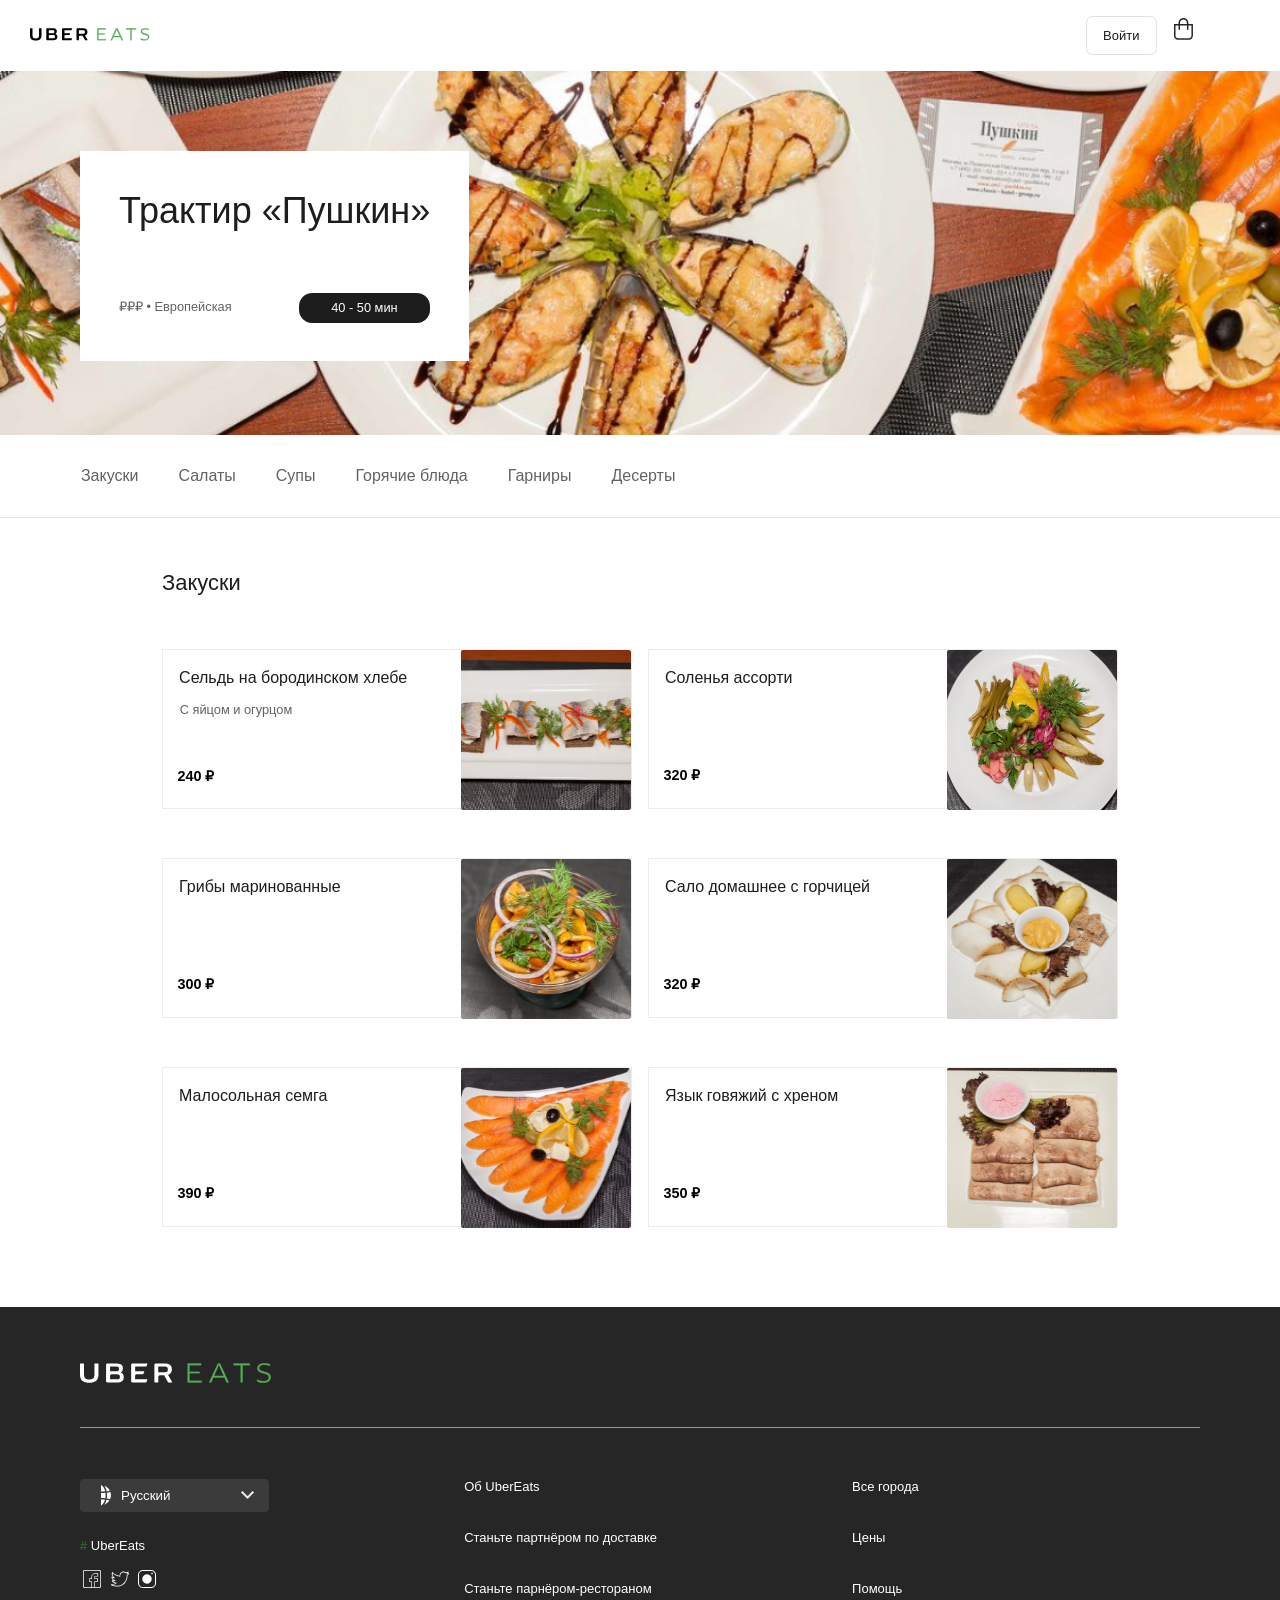
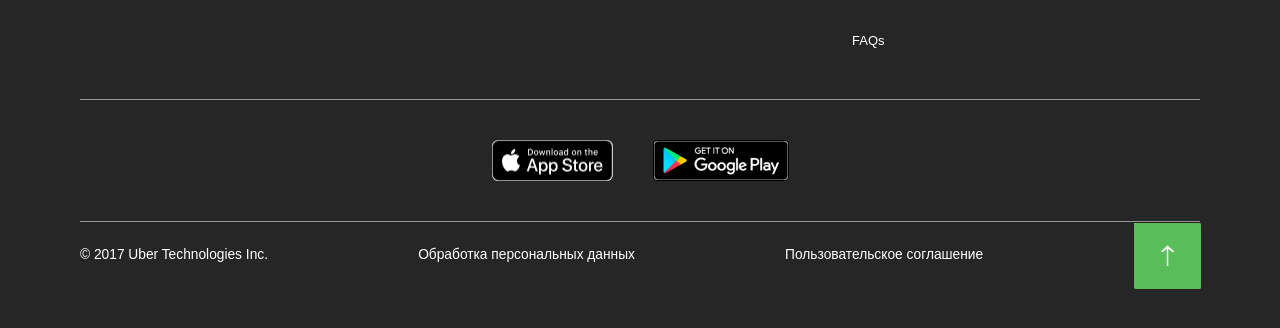
<file: index.html>
<!DOCTYPE html>
<html lang="ru">
<head>
    <meta charset="UTF-8">
    <meta name="viewport" content="width=device-width, initial-scale=1.0">
    <title>Uber Eats</title>
    <link rel="stylesheet" href="index.css">
</head>
<body>
    <header id="f-button">
        <div class="logo-header">
            <a href="header.html"><img src="img/logo.svg" class="logo"></a>
            <div>
                <a href="form.html"><button type="button" class="logo-button">Войти</button></a>
                <img src="img/basket.svg" class="basket">
            </div>        
        </div>
        <div class="header-img">
            <div>
                <h1>Трактир «Пушкин»</h1>
                <p>&#8381;&#8381;&#8381; &bull; Европейская</p>
                <p id="no-button">40 - 50 мин</p>
            </div>
        </div>
        <nav>
            <ul>
                <li><a href="#snacks">Закуски</a></li>
                <li><a href="#">Салаты</a></li>
                <li><a href="#">Супы</a></li>
                <li><a href="#">Горячие блюда</a></li>
                <li><a href="#">Гарниры</a></li>
                <li><a href="#">Десерты</a></li>
            </ul>
        </nav>
    </header>
    <main>
        <section class="container" id="snacks">
            <h2>Закуски</h2>
            <article>
                <h3>Сельдь на бородинском хлебе</h3>
                <h4>С яйцом и огурцом</h4>
                <p class="price price-p">240 &#8381;</p>
                <img src="img/photo1.png" class="photo-food">
            </article>
            <article>
                <h3>Соленья ассорти</h3>
                <p class="price">320 &#8381;</p>
                <img src="img/photo4.png" class="photo-food">
            </article>
            <article>
                <h3>Грибы маринованные</h3>
                <p class="price">300 &#8381;</p>
                <img src="img/photo2.png" class="photo-food">
            </article>
            <article>
                <h3>Сало домашнее с горчицей</h3>
                <p class="price">320 &#8381;</p>
                <img src="img/photo5.png" class="photo-food">
            </article>
            <article>
                <h3>Малосольная семга</h3>
                <p class="price">390 &#8381;</p>
                <img src="img/photo3.png" class="photo-food">
            </article>
            <article>
                <h3>Язык говяжий с хреном</h3>
                <p class="price">350 &#8381;</p>
                <img src="img/photo6.png" class="photo-food">
            </article>
        </section>
    </main>
    <footer>
        <div class="footer-1">
            <img src="img/footer-logo.svg" class="logo-footer">
        </div>
        <div class="footer-2">
            <div class="f-left">
                <select>
                    <option>Русский</option>
                    <option>English</option>
                </select>
                <p><span style="color: #327430;">#</span> UberEats</p>
                <div class="icon">
                    <img src="img/facebook.png">
                    <img src="img/twitter.png">
                    <img src="img/instagram.png">
                </div>
            </div>
            <div class="f-center">
                <ul>
                    <li>Об UberEats</li>
                    <li>Станьте партнёром по доставке</li>
                    <li>Станьте парнёром-рестораном</li>
                </ul>
            </div>
            <div class="f-right">
                <ul>
                    <li>Все города</li>
                    <li>Цены</li>
                    <li>Помощь</li>
                    <li>FAQs</li>
                </ul>
                
            </div>
        </div>
        <div class="footer-3">
            <img src="img/Download_on_the_App_Store_Badge_US-UK_RGB_blk_092917.jpg" class="app-store">
            <img src="img/en_badge_web_generic-cf6dad406f.png" class="google">
        </div>
        <div class="footer-4">
            <p>© 2017 Uber Technologies Inc.</p>
            <p>Обработка персональных данных</p>
            <p>Пользовательское соглашение</p>
            <button type="button" class="f-button"><a href="#f-button"><img src="img/btn-up.png" class="f-button-img"></a></button>
        </div>
    </footer>
</body>
</html>
</file>
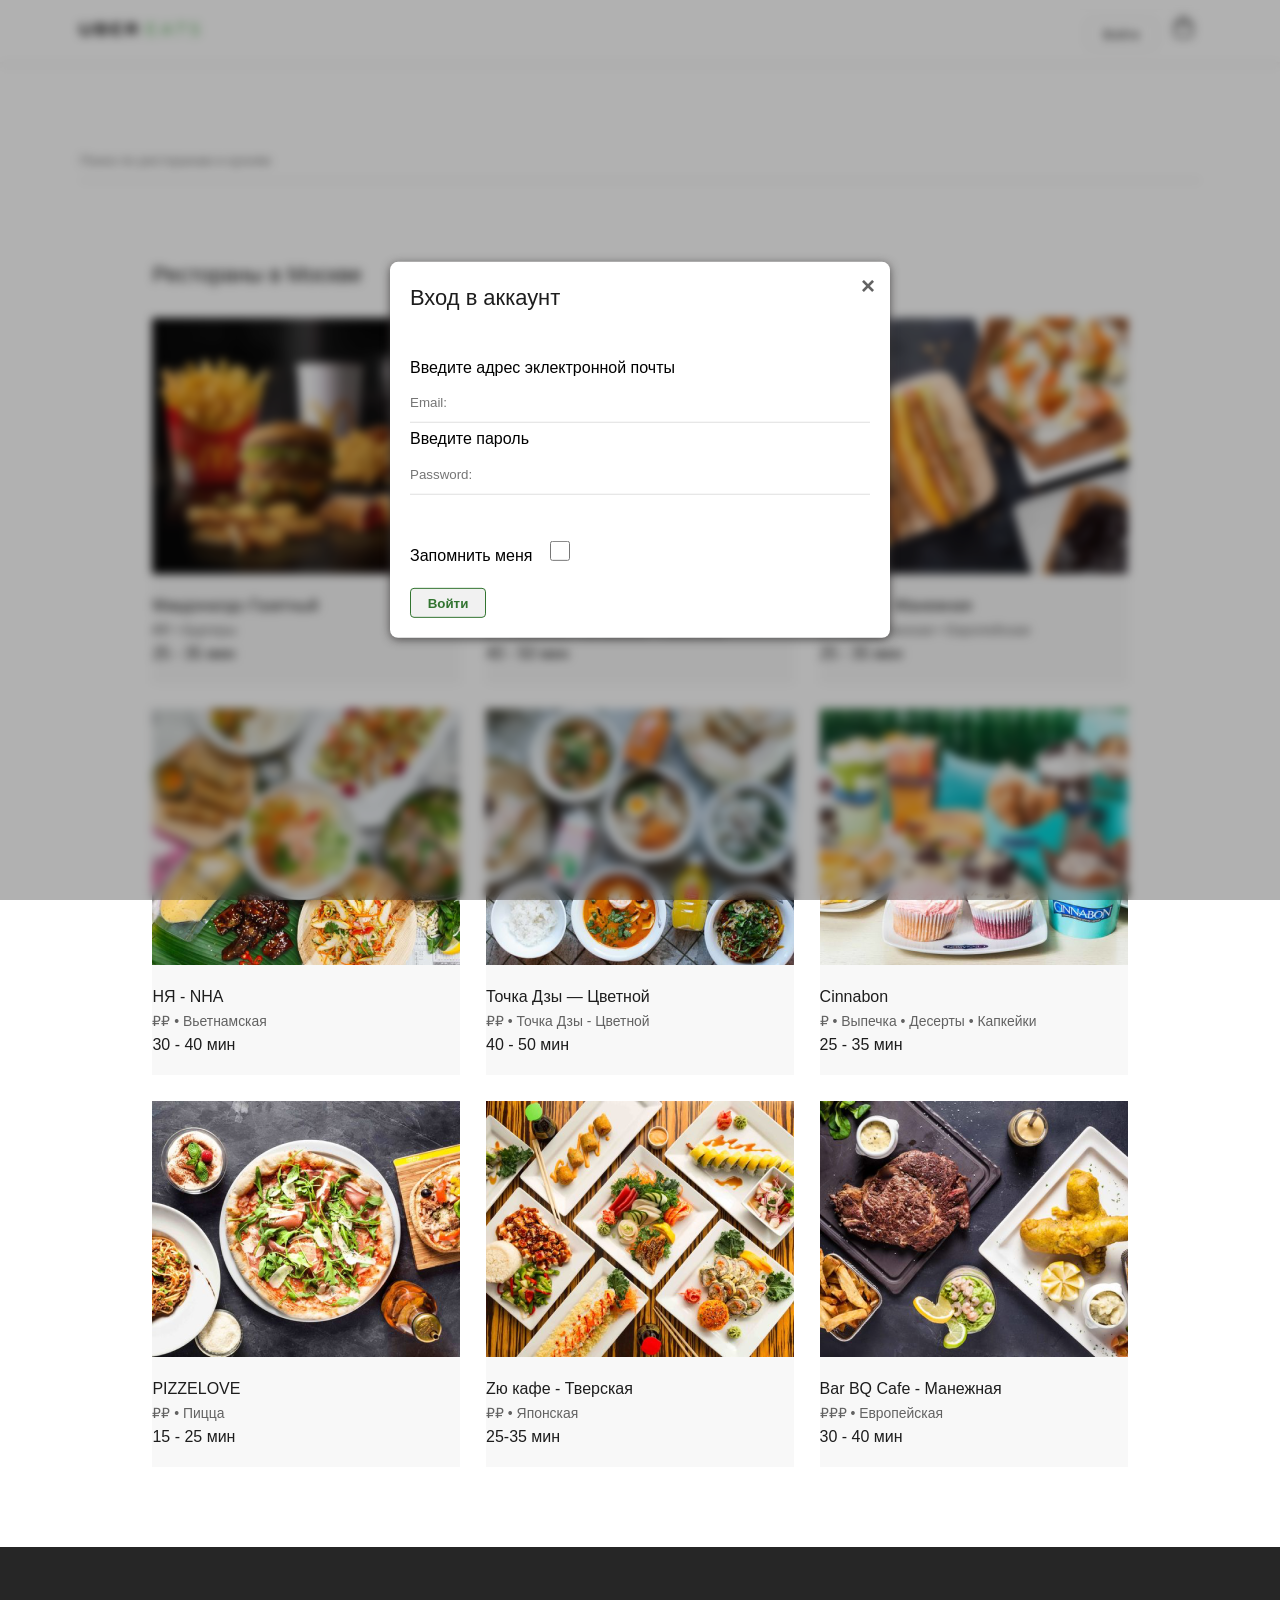
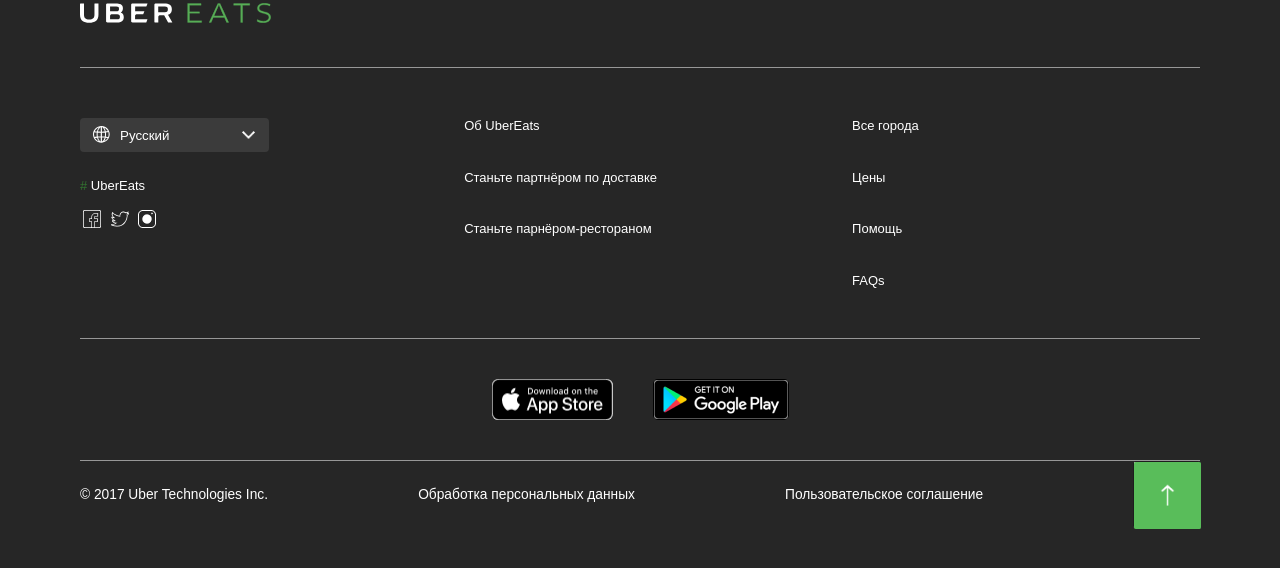
<file: form.html>
<!DOCTYPE html>
<html lang="ru">
<head>
    <meta charset="UTF-8">
    <meta name="viewport" content="width=device-width, initial-scale=1.0">
    <title>Uber Eats</title>
    <link rel="stylesheet" href="form.css">
</head>
<body>
    <header id="f-button">
        <div class="logo-header">
            <a href="header.html"><img src="img/logo.svg" class="logo"></a>
            <div>
                <!-- Само управление: скрытый чекбокс. Клик по <label for="modalToggle" class="button">Войти</label> активирует чекбокс. -->
                <input type="checkbox" id="modalToggle" class="hidden" />
                <!-- Метка для открытия окна -->
                <label for="modalToggle" class="logo-button">Войти</label>
                <!-- Оверлей с формой -->
                <div class="overlay">
                    <div class="modal">
                        <!-- Метка для закрытия -->
                        <label for="modalToggle" class="close"><a href="header.html">&#215;</a></label>
                        <form>
                            <h2>Вход в аккаунт</h2>
                            <label for="email">Введите адрес эклектронной почты</label>
                            <input type="email" id="email" placeholder="Email:">
                            <label for="password">Введите пароль</label>
                            <input type="password" id="password" placeholder="Password:">
                            <label for="remember-me">Запомнить меня</label>
                            <input type="checkbox" id="remember-me">
                            <button type="submit" class="form-button">Войти</button>
                        </form>
                    </div>
                </div>
                
                <img src="img/basket.svg" class="basket">
            </div>        
        </div>
    </header>
    
    <main>
        <section class="container-1">
            <form action="#" method="post">
                <input placeholder="Поиск по ресторанам и кухням">

            </form>
        </section>

        <section class="container-2">
            <h2>Рестораны в Москве</h2>
            <article>
                <a href="index.html"><img src="img/макдональдс.png" class="restaurant"></a>
                <div class="container-text">
                    <h3>Макдоналдс-Газетный</h3>
                    <h4>&#8381;&#8381; &bull; Бургеры</h4>
                    <p>25 - 35 мин</p>
                </div>
            </article>
            <article>
                <a href="index.html"><img src="img/dimsum.png" class="restaurant"></a>
                <div class="container-text">
                    <h3>DimSum & Co - ЦДМ</h3>
                    <h4>&#8381; &bull; Японская &bull; Китайская &bull; Азиатская</h4>
                    <p>40 - 50 мин</p>
                </div>
            </article>
            <article>
                <a href="index.html"><img src="img/движок.png" class="restaurant"></a>
                <div class="container-text">
                    <h3>ДвижОК - Манежная</h3>
                    <h4>&#8381; &bull; Американская &bull; Европейская</h4>
                    <p>25 - 35 мин</p>
                </div>
            </article>
            <article>
                <a href="index.html"><img src="img/ня.png" class="restaurant"></a>
                <div class="container-text">
                    <h3>НЯ - NHA</h3>
                    <h4>&#8381;&#8381; &bull; Вьетнамская</h4>
                    <p>30 - 40 мин</p>
                </div>
            </article>
            <article>
                <a href="index.html"><img src="img/точка дзы.png" class="restaurant"></a>
                <div class="container-text">
                    <h3>Точка Дзы — Цветной</h3>
                    <h4>&#8381;&#8381; &bull; Точка Дзы - Цветной</h4>
                    <p>40 - 50 мин</p>
                </div>
            </article>
            <article>
                <a href="index.html"><img src="img/cinnabon.png" class="restaurant"></a>
                <div class="container-text">
                    <h3>Cinnabon</h3>
                    <h4>&#8381; &bull;  Выпечка &bull; Десерты &bull; Капкейки</h4>
                    <p>25 - 35 мин</p>
                </div>
            </article>
            <article>
                <a href="index.html"><img src="img/pizzelove.png" class="restaurant"></a>
                <div class="container-text">
                    <h3>PIZZELOVE</h3>
                    <h4>&#8381;&#8381; &bull; Пицца</h4>
                    <p>15 - 25 мин</p>
                </div>
            </article>
            <article>
                <a href="index.html"><img src="img/zю кофе.png" class="restaurant"></a>
                <div class="container-text">
                    <h3>Zю кафе - Тверская</h3>
                    <h4>&#8381;&#8381; &bull; Японская</h4>
                    <p>25-35 мин</p>
                </div>
            </article>
            <article>
                <a href="index.html"><img src="img/bar bq cafe.png" class="restaurant"></a>
                <div class="container-text">
                    <h3>Bar BQ Cafe - Манежная</h3>
                    <h4>&#8381;&#8381;&#8381; &bull; Европейская</h4>
                    <p>30 - 40 мин</p>
                </div>
            </article>
        </section>
        
    </main>

    <footer>
        <div class="footer-1">
            <img src="img/footer-logo.svg" class="logo-footer">
        </div>
        <div class="footer-2">
            <div class="f-left">
                <select>
                    <option>Русский</option>
                    <option>English</option>
                </select>
                <p><span style="color: #327430;">#</span> UberEats</p>
                <div class="icon">
                    <img src="img/facebook.png">
                    <img src="img/twitter.png">
                    <img src="img/instagram.png">
                </div>
            </div>
            <div class="f-center">
                <ul>
                    <li>Об UberEats</li>
                    <li>Станьте партнёром по доставке</li>
                    <li>Станьте парнёром-рестораном</li>
                </ul>
            </div>
            <div class="f-right">
                <ul>
                    <li>Все города</li>
                    <li>Цены</li>
                    <li>Помощь</li>
                    <li>FAQs</li>
                </ul>
                
            </div>
        </div>
        <div class="footer-3">
            <img src="img/Download_on_the_App_Store_Badge_US-UK_RGB_blk_092917.jpg" class="app-store">
            <img src="img/en_badge_web_generic-cf6dad406f.png" class="google">
        </div>
        <div class="footer-4">
            <p>© 2017 Uber Technologies Inc.</p>
            <p>Обработка персональных данных</p>
            <p>Пользовательское соглашение</p>
            <button type="button" class="f-button"><a href="#f-button"><img src="img/btn-up.png" class="f-button-img"></a></button>
        </div>
    </footer>
</body>
</html>
</file>
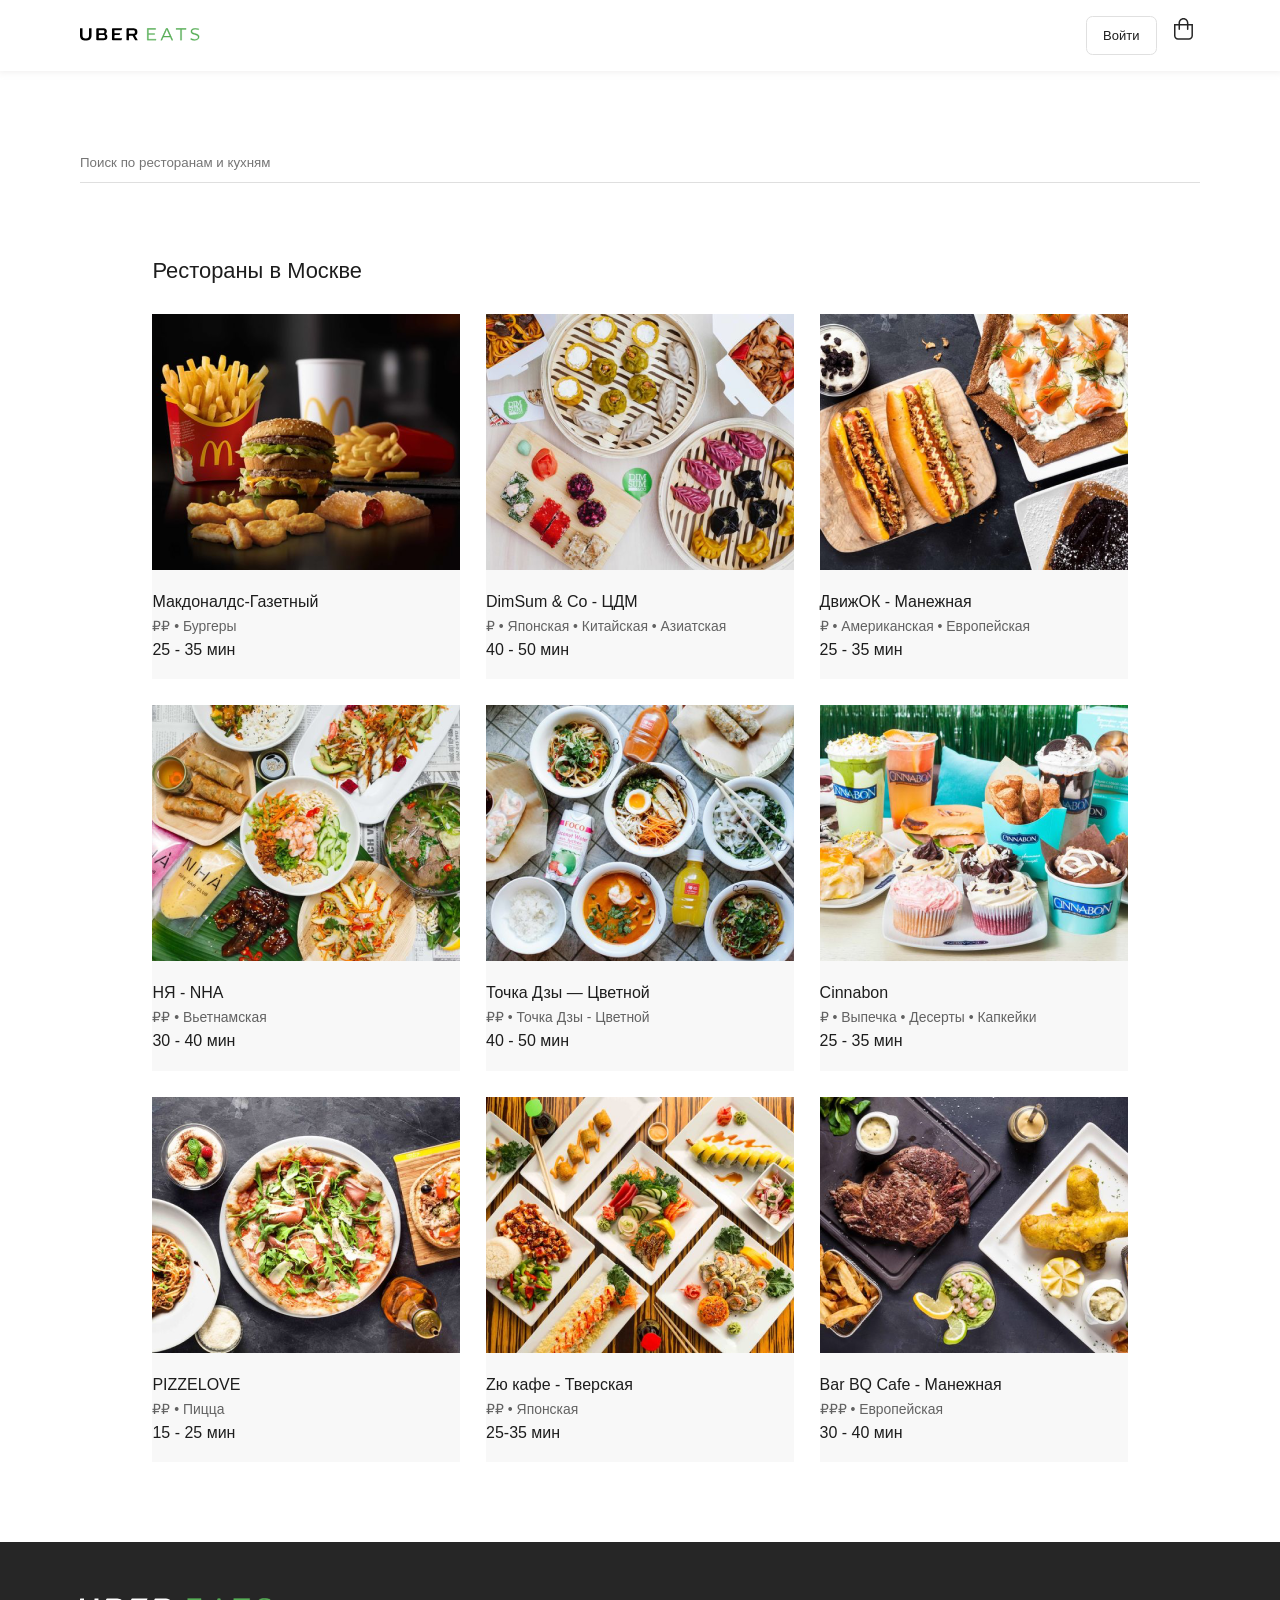
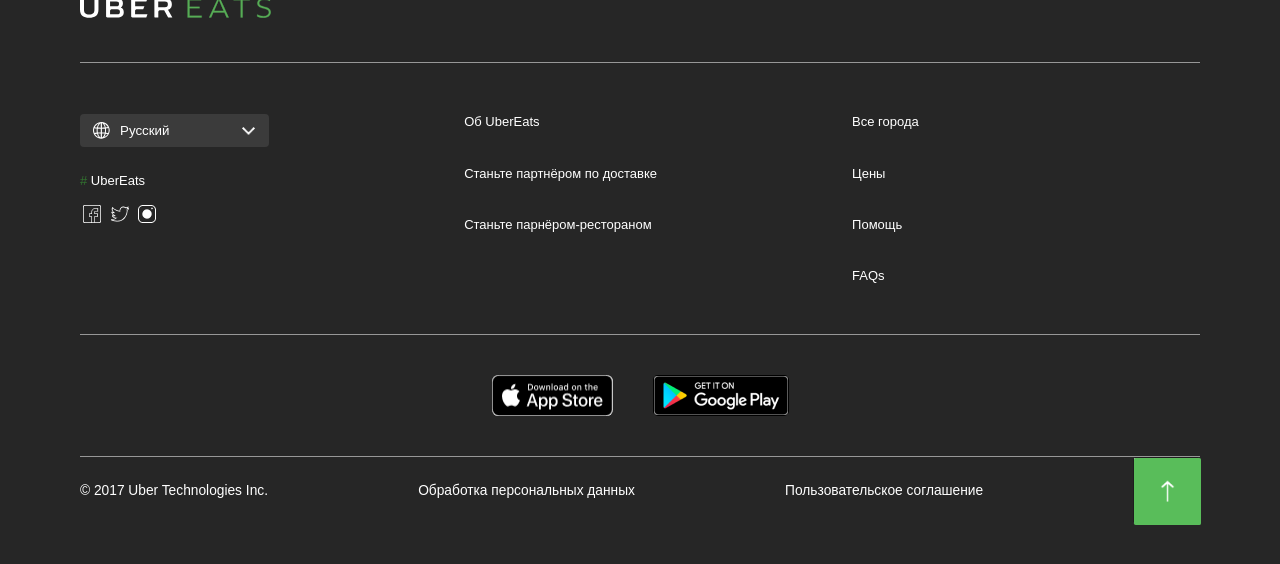
<file: header.html>
<!DOCTYPE html>
<html lang="ru">
<head>
    <meta charset="UTF-8">
    <meta name="viewport" content="width=device-width, initial-scale=1.0">
    <title>Uber Eats</title>
    <link rel="stylesheet" href="header.css">
</head>
<body>
    <header id="f-button">
        <div class="logo-header">
            <a href="header.html"><img src="img/logo.svg" class="logo"></a>
            <div>
                <a href="form.html"><button type="button" class="logo-button">Войти</button></a>
                <img src="img/basket.svg" class="basket">
            </div>        
        </div>
    </header>
    
    <main>
        <section class="container-1">
            <form action="#" method="post">
                <input placeholder="Поиск по ресторанам и кухням">

            </form>
        </section>

        <section class="container-2">
            <h2>Рестораны в Москве</h2>
            <article>
                <a href="index.html"><img src="img/макдональдс.png" class="restaurant"></a>
                <div class="container-text">
                    <h3>Макдоналдс-Газетный</h3>
                    <h4>&#8381;&#8381; &bull; Бургеры</h4>
                    <p>25 - 35 мин</p>
                </div>
            </article>
            <article>
                <a href="index.html"><img src="img/dimsum.png" class="restaurant"></a>
                <div class="container-text">
                    <h3>DimSum & Co - ЦДМ</h3>
                    <h4>&#8381; &bull; Японская &bull; Китайская &bull; Азиатская</h4>
                    <p>40 - 50 мин</p>
                </div>
            </article>
            <article>
                <a href="index.html"><img src="img/движок.png" class="restaurant"></a>
                <div class="container-text">
                    <h3>ДвижОК - Манежная</h3>
                    <h4>&#8381; &bull; Американская &bull; Европейская</h4>
                    <p>25 - 35 мин</p>
                </div>
            </article>
            <article>
                <a href="index.html"><img src="img/ня.png" class="restaurant"></a>
                <div class="container-text">
                    <h3>НЯ - NHA</h3>
                    <h4>&#8381;&#8381; &bull; Вьетнамская</h4>
                    <p>30 - 40 мин</p>
                </div>
            </article>
            <article>
                <a href="index.html"><img src="img/точка дзы.png" class="restaurant"></a>
                <div class="container-text">
                    <h3>Точка Дзы — Цветной</h3>
                    <h4>&#8381;&#8381; &bull; Точка Дзы - Цветной</h4>
                    <p>40 - 50 мин</p>
                </div>
            </article>
            <article>
                <a href="index.html"><img src="img/cinnabon.png" class="restaurant"></a>
                <div class="container-text">
                    <h3>Cinnabon</h3>
                    <h4>&#8381; &bull;  Выпечка &bull; Десерты &bull; Капкейки</h4>
                    <p>25 - 35 мин</p>
                </div>
            </article>
            <article>
                <a href="index.html"><img src="img/pizzelove.png" class="restaurant"></a>
                <div class="container-text">
                    <h3>PIZZELOVE</h3>
                    <h4>&#8381;&#8381; &bull; Пицца</h4>
                    <p>15 - 25 мин</p>
                </div>
            </article>
            <article>
                <a href="index.html"><img src="img/zю кофе.png" class="restaurant"></a>
                <div class="container-text">
                    <h3>Zю кафе - Тверская</h3>
                    <h4>&#8381;&#8381; &bull; Японская</h4>
                    <p>25-35 мин</p>
                </div>
            </article>
            <article>
                <a href="index.html"><img src="img/bar bq cafe.png" class="restaurant"></a>
                <div class="container-text">
                    <h3>Bar BQ Cafe - Манежная</h3>
                    <h4>&#8381;&#8381;&#8381; &bull; Европейская</h4>
                    <p>30 - 40 мин</p>
                </div>
            </article>
        </section>
        
    </main>

    <footer>
        <div class="footer-1">
            <img src="img/footer-logo.svg" class="logo-footer">
        </div>
        <div class="footer-2">
            <div class="f-left">
                <select>
                    <option>Русский</option>
                    <option>English</option>
                </select>
                <p><span style="color: #327430;">#</span> UberEats</p>
                <div class="icon">
                    <img src="img/facebook.png">
                    <img src="img/twitter.png">
                    <img src="img/instagram.png">
                </div>
            </div>
            <div class="f-center">
                <ul>
                    <li>Об UberEats</li>
                    <li>Станьте партнёром по доставке</li>
                    <li>Станьте парнёром-рестораном</li>
                </ul>
            </div>
            <div class="f-right">
                <ul>
                    <li>Все города</li>
                    <li>Цены</li>
                    <li>Помощь</li>
                    <li>FAQs</li>
                </ul>
                
            </div>
        </div>
        <div class="footer-3">
            <img src="img/Download_on_the_App_Store_Badge_US-UK_RGB_blk_092917.jpg" class="app-store">
            <img src="img/en_badge_web_generic-cf6dad406f.png" class="google">
        </div>
        <div class="footer-4">
            <p>© 2017 Uber Technologies Inc.</p>
            <p>Обработка персональных данных</p>
            <p>Пользовательское соглашение</p>
            <button type="button" class="f-button"><a href="#f-button"><img src="img/btn-up.png" class="f-button-img"></a></button>
        </div>
    </footer>
</body>
</html>
</file>
<file: index.css>
html {
    box-sizing: border-box;
}

*, *::before, *::after {
    box-sizing: inherit;
}

* {
    margin: 0;
    padding: 0;
}

:root {
  --font-family: "Roboto", sans-serif;
  --primary-color: #1d1d1d;
  --secondary-color: #626262;
  --footer-color: white;
}

body {
    width: 100%;
    height: auto;
    min-width: 1124px;
    font-family: var(--font-family);
}

.logo-header {
    display: flex;
    justify-content: space-between;
    align-items: center;
    padding: 1em 0;
}

.logo {
    padding-left: 1.87em;
    transition: transform 0.3s ease; /* плавность анимации */
}

.logo:hover {
    cursor: pointer;
    transform: scale(107%);
}

.basket {
    padding-right: 5.43em;
}

.logo-button {
    border: 1px solid #E0E0E0;
    background-color: white;
    border-radius: .5em;
    color: var(--primary-color);
    padding: .5em 1.25em;
    margin: 0 1em;
    font-weight: 500;
    font-size: 13px;
    line-height: 185%;
}

.logo-button:hover {
    cursor: pointer;
    background-color:  rgba(117, 117, 117, 5%);
}

.header-img {
    position: relative;
    z-index: 0;
    width: 100%;
    height: 364px;
    background-image: url("img/header.jpg");
    background-size: 100% auto;
    background-repeat: no-repeat;
}

.header-img>div {
    position: absolute;
    z-index: 1;
    display: grid;
    grid-template-columns: 1fr 1fr;
    grid-template-rows: auto auto;
    gap: 3.8em 3em;
    border: 1px solid white;
    background-color: white;
    padding: 2.37em;
    margin: 5em;
}

h1 {
    grid-column: 1/3;
    color: var(--primary-color);
    font-size: 2.25em;
    font-weight: 400;
}

.header-img>div p {
    color: var(--secondary-color);
    font-size: .8em;
    padding: .5em 0;
}
#no-button {
    border: 1px solid var(--primary-color);
    border-radius: 1em;
    color: white;
    background-color: var(--primary-color);
    font-size: .8em;
    padding: .5em 1em;
    text-align: center;
}

nav {
    border-bottom: 1px solid rgba(117, 117, 117, 20%);
}
nav>ul {
    display: flex;
    justify-content: flex-start;
    gap: 2.5em;
    padding: 2em 0 2em 5.06em;
}

li {
    list-style-type: none;
    font-size: 1em;
    transition: transform 0.3s ease; /* плавность анимации */
}

li:hover {
    transform: scale(1.2); /* увеличивает текст в 1.2 раза при наведении */
}

a {
    text-decoration: none;
    color: var(--secondary-color);
}

a:hover {
    cursor: pointer;
    color: #327430;
}

a:visited {
    color: #327430;
}

/*main*/
.container {
    display: grid;
    grid-template-columns: repeat(2, 29.37em);
    grid-template-rows: auto repeat(3, 10em);
    justify-content: center;
    gap: 3.06em 1em;
    margin-top: 3em;
}

h2 {
    grid-column: 1/3;
    font-weight: 400;
    font-size: 1.37em;
    line-height: 155%;
    color: var(--primary-color);
}

article {
    display: grid;
    grid-template-columns: repeat(2, 1fr);
    grid-template-rows: repeat(3, auto);
    border: 1px solid  rgba(126, 126, 126, 0.144);
    transition: transform 0.3s ease; /* плавность анимации */
}

h3 {
    grid-column: 1/2;
    font-size: 1em;
    color: var(--primary-color);
    font-weight: 400;
    line-height: 150%;
    white-space: nowrap;
    padding: 1em 0 0 1em;
}

h4 {
    grid-column: 1/2;
    font-size: .8em;
    color: var(--secondary-color);
    font-weight: 400;
    line-height: 162%;
    padding-left: 1.3em;
}

.price {
    grid-column: 1/2;
    padding: 5.188em 0 1em 1em;
    font-weight: 700;
    font-size: 0.9em;
    line-height: 140%;
}

.price-p {
    padding-top: 2.5em;
}

.photo-food {
    width: 10.62em;
    height: 10em;
    grid-column: 2/3;
    grid-row: 1/4;
    justify-self: end;
    overflow: hidden;
}

article:hover {
    cursor: pointer;
    background-color:  rgba(117, 117, 117, 5%);
    transform: scale(105%);
    border: none;
    box-shadow: 0px 0px 15px 3px rgba(172, 171, 171, 0.637);
}

/*Подвал страницы*/
footer {
    width: 100%;
    height: auto;
    margin-top: 5em;
    padding: 3.5em 5em 2.5em;
    background-color: #262626;
    color: var(--footer-color);
}

.footer-1,
.footer-2,
.footer-3 {
    border-bottom: 1px solid #979797;
    padding-bottom: 2.5em;
}
.footer-2 {
    display: flex;
    justify-content: flex-start;
    gap: 15em;
    padding-top: 2.5em;
    font-size: 0.813em;
    font-weight: 400;
}

.f-left {
    font-size: 1em;
    padding: 1.4em 0;
}

select {
    width: 14.18em;
    height: 2.5em;
    -webkit-appearance: none; /* Убирает стандартный вид в Chrome */
    -moz-appearance: none; /* Убирает стандартный вид в Firefox */
    appearance: none; /* Убирает стандартный вид во всех браузерах */
    background-image: url("img/world.svg"), url("img/Shape.png"); /* Указывает путь к вашей иконке */
    background-repeat: no-repeat;
    background-position: 1.5em center, right 1em center ;
    background-size: .8em, 1em;
    background-color: #3B3B3B;
    border: 1px solid #3B3B3B;
    border-radius: 4px;
    padding: 0 3em;
    color: var(--footer-color);
    outline: none; /* Убирает голубую рамку при фокусе, если не нужен */
}

.f-left>p {
    padding: 2em 0 0;
}

.icon {
    padding: 1.06em .75em 0 0;
}

.f-center>ul>li,
.f-right>ul>li {
    padding: 1.4em 0;
    cursor: pointer;
    transition: none;
}

.f-center>ul>li:hover,
.f-right>ul>li:hover {
    color: #3b9c38;
    transform: none;
}

.footer-3 {
    display: flex;
    justify-content: center;
    gap: 2.5em;
    padding-top: 2.5em;
}

.app-store {
    border-radius: .4em;
}

.google {
    border-radius: .3em;
}

.footer-4 {
    display: flex;
    justify-content: space-between;
    align-items: center;
    font-weight: 400;
    font-size: .86em;
}

.f-button {
    width: 5em;
    height: 5em;
    border: 1px solid #1d1d1d;
    border-radius: 2px;
}

.f-button-img {
    width: 5em;
    height: 5em;
    overflow: hidden;
}

.f-button-img:hover {
    cursor: pointer;
}

@media screen and (min-width: 767px) and (max-width: 1123px) {
    body {
        min-width: 767px;
    }
    
    .logo {
        padding-left: 0.52em;
    }
    
    .basket {
        padding-right: 1.58em;
    }
    
    .header-img>div {
        padding: 2.37em;
        margin: 5em .8em;
    }
    
    nav>ul {
        padding: 2em 0 2em 0.5em;
    }
    
    /*main*/
    .container {
        display: grid;
        grid-template-columns: repeat(1, 47em);
        grid-template-rows: auto repeat(7, 10em);
        justify-content: center;
        gap: 2em;
        margin-top: 3em;
    }
    
    h2 {
        grid-column: 1/2;
    }

    article {
    display: grid;
    grid-template-columns: repeat(2, 1fr);
    grid-template-rows: repeat(3, auto);
    border: 1px solid  rgba(117, 117, 117, 20%);
    }

    /*Подвал страницы*/
    footer {
        margin-top: -5em;
        padding: 2em .5em 0em;
    }

    .footer-2 {
        gap: 10em;
    }
}

/*мобилка*/
@media screen and (min-width: 319px) and (max-width: 766px) {
body {
    min-width: 319px;
/*     overflow-x: hidden;* */
}

.logo {
    padding-left: 0.52em;
}

.basket {
    display: none;
}

.logo-button {
    margin-right: 0.25em;
}

.header-img {
    width: 100%;
    height: 256px;
    background-image: url("img/header-mobail.png");
    background-size: 100%;
    background-position: top center;
}

.header-img>div {
    width: 95%;
    height: 180px;
    margin: 0;
    padding: 0;
    top: 90%;
    left: 50%;
    transform: translate(-50%, -50%); /*Для выравнивания элемента ровно по центру с помощью позиционирования используйте position: absolute в сочетании со свойствами top: 50%, left: 50% и transform: translate(-50%, -50%). Этот метод сначала перемещает верхний левый угол элемента в центр родительского контейнера, а затем с помощью transform корректирует положение так, чтобы элемент центрировался полностью*/
    display: flex;
    flex-direction: column;
    justify-content: center;
    align-items: center;
    gap: 1em;
    box-shadow: 0px 3px 8px 3px rgba(172, 170, 170, 0.5);
}
h1 {
    font-size: 1.8em;
}

nav {
    display: none;
}

/*main*/
.container {
    display: grid;
    grid-template-columns: repeat(1, 100%);
    grid-template-rows: auto repeat(6, auto);
    justify-content: center;
    gap: 1em 0;
    padding: 0;
    margin: 7em 0 0;
}

h2 {
    grid-column: 1/2;
    font-size: 1.37em;
    justify-self: center;
    text-decoration: underline;
    text-underline-offset: 1em; /*устанавливает расстояние*/
    margin: 1em 0;
}

article {
    width: 90%;
    height: 102px;
    margin: 0 auto;
    grid-column: 1/2;
    display: grid;
    grid-template-columns: repeat(2, auto);
    grid-template-rows: repeat(3, auto);
    border: 1px solid  rgba(117, 117, 117, 20%);
}

h3 {
    font-size: 0.875em;
    padding: .5em 0 0 .3em;
    display: -webkit-box;
    -webkit-line-clamp: 1;
    -webkit-box-orient: vertical;
    overflow: hidden;
    text-overflow: ellipsis; /*Отображает многоточие в конце обрезанного текста*/
}

h4 {
    padding-left: .5em;
}

.price {
    padding: 3em 0 0em .5em;
}

.price-p {
    padding-top: 1em;
}

.photo-food {
    justify-self: end;
    width: 6.7em;
    max-width: 100%;
    height: auto;
    grid-column: 2/3;
    grid-row: 1/4;
    margin-left: 0em;
    overflow: hidden;
}

/*Подвал страницы*/
footer {
    width: 100%;
    height: auto;
    display: grid;
    grid-template-columns: repeat(1, 100%);
    margin-top: 3.5em;
    padding: 3.5em .8em 1.5em;
}

.logo-footer {
    width: 40%;
    height: auto;
}

.footer-1,
.footer-2,
.footer-3 {
    grid-column: 1/2;
    padding-bottom: 2em;
}
.footer-2 {
    display: flex;
    flex-direction: column;
    justify-content: center;
    gap: 1em;
}

.f-left {
    padding: 0;
}

.f-center>ul>li,
.f-right>ul>li {
    padding: 1em 0;
}

.footer-3 {
    display: flex;
    justify-content: center;
    gap: 2.5em;
    padding-top: 2.5em;
}

.app-store {
    border-radius: .4em;
}

.google {
    border-radius: .3em;
}

.footer-4 {
    display: grid;
    grid-template-columns: repeat(2, auto);
    grid-template-rows: 1fr 1fr 1fr;
    gap: 2em;
    padding-top: 2.5em;
}

.footer-4>p {
    grid-column: 1/2;
}

.f-button {
    grid-column: 2/3;
    grid-row: 1/4;
    align-self: end;
    }
}
</file>
<file: form.css>
html {
    box-sizing: border-box;
}

*, *::before, *::after {
    box-sizing: inherit;
}

* {
    margin: 0;
    padding: 0;
}

:root {
  --font-family: "Roboto", sans-serif;
  --primary-color: #1d1d1d;
  --secondary-color: #626262;
  --footer-color: white;
}

body {
    position: relative;
    z-index: 1;
    width: 100%;
    height: auto;
    min-width: 1124px;
    font-family: var(--font-family);
    margin: 0 auto;
}

header {
    box-shadow: 0px 0px 6px 1.5px rgba(223, 222, 222, 0.418);
}

.logo-header {
    display: flex;
    justify-content: space-between;
    align-items: center;
    padding: 1em 0;
}

.logo {
    padding-left: 5em;
    transition: transform 0.3s ease; /* плавность анимации */
}

.logo:hover {
    transform: scale(107%);
}

.basket {
    padding-right: 5.43em;
}

.logo-button {
    border: 1px solid #E0E0E0;
    background-color: white;
    border-radius: .5em;
    color: var(--primary-color);
    padding: .5em 1.25em;
    margin: 0 1em;
    font-weight: 500;
    font-size: 13px;
    line-height: 185%;
}

.logo-button:hover {
    cursor: pointer;
    background-color:  rgba(117, 117, 117, 5%);
}

/* Form. Скрываем чекбокс */
.hidden {
    display: none;
}
/* Оверлей — скрыт по умолчанию. Блюр.*/
.overlay {
    position: fixed;
    top: 0; 
    left: 0;
    width: 100%;
    height: 100%;
    background: rgba(8, 8, 8, 0.315);
    backdrop-filter: blur(5px);
    display: block; /* по умолчанию скрыт, block-показывает*/
    align-items: center;
    justify-content: center;
    z-index: 100;
}
/* показывать оверлей, когда чекбокс checked */
#modalToggle:checked + .overlay {
    display: flex;
}
/* Стиль модального окна */
.modal {
    background: #fff;
    padding: 20px;
    border-radius: 8px;
    position: relative;
    top: 50%;
    left: 50%;
    transform: translate(-50%, -50%); /*Для выравнивания элемента ровно по центру с помощью позиционирования используйте position: absolute в сочетании со свойствами top: 50%, left: 50% и transform: translate(-50%, -50%). Этот метод сначала перемещает верхний левый угол элемента в центр родительского контейнера, а затем с помощью transform корректирует положение так, чтобы элемент центрировался полностью*/
    max-width: 500px;
    min-width: 320px;
    width: 80%;
    box-shadow: 0 2px 10px rgba(49, 46, 46, 0.733);
}

form>h2 {
    padding-bottom: 2em;
}

label {
    font-size: 1em;
}

input {
    margin: 0.5em 0;
}

#remember-me {
    width: 20px;
    height: 20px;
    margin: 3em 1em 2em ;
}

#remember-me:hover {
    cursor: pointer;
}
/* Стиль кнопки */
form>button {
    display: flex;
}
.form-button {
    padding: .5em 1.25em;
    background-color: #62626217;
    color: #327430;
    cursor: pointer;
    border: 1.5px solid #327430;    
    border-radius: 4px;
    transition: transform 0.3s ease; /* плавность анимации */ 
    font-weight: 700;
}

.form-button:hover {
    cursor: pointer;
    transform: scale(107%);
    box-shadow: 0px 0px 6px 3px #6e6e6e54;
    font-weight: 700;
}
/* Стиль кнопки закрытия */
.close {
    position: absolute;
    top: 10px; right: 15px;
    font-size: 24px;
    font-weight: bold;
    cursor: pointer;
}

.close>a {
    text-decoration: none;
    color: var(--secondary-color);
}

.close>a:hover {
    color: #42c03e;
}

/*main*/
.container-1 {
    margin: 3.5em 5em 0;
    padding: 1em 0;
}

input {
    width: 100%;
    height: 3em;
    border: none;
    border-bottom: 1px solid #7575753b;
    outline: none; /* Убирает голубую рамку при фокусе, если не нужен */
}

.placeholder {
    font-weight: 400;
    font-size: 1em;
    line-height: 150%;
    color: var(--secondary-color);
    opacity: 0.5;
}

.container-2 {
    display: grid;
    grid-template-columns: repeat(3, 19.25em);
    grid-template-rows: auto repeat(3, 22.87em);
    justify-content: center;
    gap: clamp(1em, 2vw, 5em);
    margin-top: 3.5em;
}

h2 {
    grid-column: 1/4;
    color: var(--primary-color);
    font-size: 1.37em;
    font-weight: 400;
    line-height: 150%;
}

article {
    background-color:  rgba(117, 117, 117, 5%);
}

.restaurant {
    transition: transform 0.3s ease; /* плавность анимации */
}

.restaurant:hover {
    transform: scale(105%);
    box-shadow: 0px 0px 15px 3px rgba(117, 117, 117, 80%);
}

.container-text {
    margin: 1em 0 2.5em 0;
    line-height: 150%;
    color: var(--primary-color);
}

h3 {
    font-size: 1em;
    font-weight: 400;
}

h4 {
    font-size: .87em;
    color: var(--secondary-color);
    font-weight: 400;
}

article>p {
    font-size: .81em;
    font-weight: 400;
}

/*подвал страницы*/
footer {
    width: 100%;
    height: auto;
    margin-top: 5em;
    padding: 3.5em 5em 2.5em;
    background-color: #262626;
    color: var(--footer-color);
}

.footer-1,
.footer-2,
.footer-3 {
    border-bottom: 1px solid #979797;
    padding-bottom: 2.5em;
}
.footer-2 {
    display: flex;
    justify-content: flex-start;
    gap: 15em;
    padding-top: 2.5em;
    font-size: 0.813em;
    font-weight: 400;
}

.f-left {
    font-size: 1em;
    padding: 1.4em 0;
}

select {
    width: 14.18em;
    height: 2.5em;
    -webkit-appearance: none; /* Убирает стандартный вид в Chrome */
    -moz-appearance: none; /* Убирает стандартный вид в Firefox */
    appearance: none; /* Убирает стандартный вид во всех браузерах */
    background-image: url("img/header-world.svg"), url("img/Shape.png"); /* Указывает путь к вашей иконке */
    background-repeat: no-repeat;
    background-position: 1em center, right 1em center ;
    background-size: 1.3em, 1em;
    background-color: #3B3B3B;
    border: none;
    border-radius: 4px;
    padding: 0 3em;
    color: var(--footer-color);
    outline: none; /* Убирает голубую рамку при фокусе, если не нужен */
}
    
.f-left>p {
    padding: 2em 0 0;
}

.icon {
    padding: 1.06em .75em 0 0;
}

.f-center>ul>li,
.f-right>ul>li {
    padding: 1.4em 0;
    list-style-type: none;
    cursor: pointer;
}

.f-center>ul>li:hover,
.f-right>ul>li:hover {
    color: #3b9c38;
}

.footer-3 {
    display: flex;
    justify-content: center;
    gap: 2.5em;
    padding-top: 2.5em;
}

.app-store {
    border-radius: .4em;
}

.google {
    border-radius: .3em;
}

.footer-4 {
    display: flex;
    justify-content: space-between;
    align-items: center;
    font-weight: 400;
    font-size: .86em;
}

.f-button {
    width: 5em;
    height: 5em;
    border: 1px solid #1d1d1d;
    border-radius: 2px;
}

.f-button-img {
    width: 5em;
    height: 5em;
    overflow: hidden;
}

.f-button-img:hover {
    cursor: pointer;
}

@media screen and (min-width: 767px) and (max-width: 1123px) {
    body {
        min-width: 767px;
    }
    
    .logo {
        padding-left: 0.52em;
    }
    
    .basket {
        padding-right: 1.58em;
    }

    /*main*/
    .container-1 {
        margin: 2em 0.5em 0;
    }

    .container-2 {
        display: grid;
        grid-template-columns: repeat(2, 19.25em);
        grid-template-rows: auto repeat(6, 22.87em);
        column-gap: clamp(1em, 2vw, 5em);
        row-gap: clamp(2.25em, 2vw, 2.25em);
}

h2 {
        grid-column: 1/3;
}

/*Подвал страницы*/
    footer {
        margin-top: -20em;
        padding: 2em .5em 0em;
    }

    .footer-2 {
        gap: 10em;
    }
}

/*мобилка*/
@media screen and (min-width: 319px) and (max-width: 766px) {
    body {
        min-width: 319px;
    /*     overflow-x: hidden;* */
    }

    .logo {
        padding-left: 0.52em;
    }

    .basket {
        display: none;
    }

    .logo-button {
        margin-right: 0.25em;
    }

    /*main*/
    .container-1 {
        margin: 2em 0.5em 0;
    }
    
    .container-2 {
    display: grid;
    grid-template-columns: repeat(1, 19.25em);
    grid-template-rows: auto repeat(10, 22.87em);
    gap: 2.25em;
}

h2 {
    grid-column: 1/2;
}

/*Подвал страницы*/
footer {
    width: 100%;
    height: auto;
    display: grid;
    grid-template-columns: repeat(1, 100%);
    margin-top: -20em;
    padding: 3.5em .8em 1.5em;
}

.logo-footer {
    width: 40%;
    height: auto;
}

.footer-1,
.footer-2,
.footer-3 {
    grid-column: 1/2;
    padding-bottom: 2em;
}
.footer-2 {
    display: flex;
    flex-direction: column;
    justify-content: center;
    gap: 1em;
}

.f-left {
    padding: 0;
}

.f-center>ul>li,
.f-right>ul>li {
    padding: 1em 0;
}

.footer-3 {
    display: flex;
    justify-content: center;
    gap: 2.5em;
    padding-top: 2.5em;
}

.app-store {
    border-radius: .4em;
}

.google {
    border-radius: .3em;
}

.footer-4 {
    display: grid;
    grid-template-columns: repeat(2, auto);
    grid-template-rows: 1fr 1fr 1fr;
    gap: 2em;
    padding-top: 2.5em;
}

.footer-4>p {
    grid-column: 1/2;
}

.f-button {
    grid-column: 2/3;
    grid-row: 1/4;
    align-self: end;
    }
}
</file>
<file: header.css>
html {
    box-sizing: border-box;
}

*, *::before, *::after {
    box-sizing: inherit;
}

* {
    margin: 0;
    padding: 0;
}

:root {
  --font-family: "Roboto", sans-serif;
  --primary-color: #1d1d1d;
  --secondary-color: #626262;
  --footer-color: white;
}

body {
    width: 100%;
    height: auto;
    min-width: 1124px;
    font-family: var(--font-family);
    margin: 0 auto;
}

header {
    box-shadow: 0px 0px 6px 1.5px rgba(223, 222, 222, 0.418);
}

.logo-header {
    display: flex;
    justify-content: space-between;
    align-items: center;
    padding: 1em 0;
}

.logo {
    padding-left: 5em;
    transition: transform 0.3s ease; /* плавность анимации */
}

.logo:hover {
    transform: scale(107%);
}

.basket {
    padding-right: 5.43em;
}

.logo-button {
    border: 1px solid #E0E0E0;
    background-color: white;
    border-radius: .5em;
    color: var(--primary-color);
    padding: .5em 1.25em;
    margin: 0 1em;
    font-weight: 500;
    font-size: 13px;
    line-height: 185%;
}

.logo-button:hover {
    cursor: pointer;
    background-color:  rgba(117, 117, 117, 5%);
}

/*main*/
.container-1 {
    margin: 3.5em 5em 0;
    padding: 1em 0;
}

input {
    width: 100%;
    height: 3em;
    border: none;
    border-bottom: 1px solid #7575753b;
    outline: none; /* Убирает голубую рамку при фокусе, если не нужен */
}

.placeholder {
    font-weight: 400;
    font-size: 1em;
    line-height: 150%;
    color: var(--secondary-color);
    opacity: 0.5;
}

.container-2 {
    display: grid;
    grid-template-columns: repeat(3, 19.25em);
    grid-template-rows: auto repeat(3, 22.87em);
    justify-content: center;
    gap: clamp(1em, 2vw, 5em);
    margin-top: 3.5em;
}

h2 {
    grid-column: 1/4;
    color: var(--primary-color);
    font-size: 1.37em;
    font-weight: 400;
    line-height: 150%;
}

article {
    background-color:  rgba(117, 117, 117, 5%);
}

.restaurant {
    transition: transform 0.3s ease; /* плавность анимации */
}

.restaurant:hover {
    transform: scale(105%);
    box-shadow: 0px 0px 15px 3px rgba(117, 117, 117, 80%);
}

.container-text {
    margin: 1em 0 2.5em 0;
    line-height: 150%;
    color: var(--primary-color);
}

h3 {
    font-size: 1em;
    font-weight: 400;
}

h4 {
    font-size: .87em;
    color: var(--secondary-color);
    font-weight: 400;
}

article>p {
    font-size: .81em;
    font-weight: 400;
}

/*подвал страницы*/
footer {
    width: 100%;
    height: auto;
    margin-top: 5em;
    padding: 3.5em 5em 2.5em;
    background-color: #262626;
    color: var(--footer-color);
}

.footer-1,
.footer-2,
.footer-3 {
    border-bottom: 1px solid #979797;
    padding-bottom: 2.5em;
}
.footer-2 {
    display: flex;
    justify-content: flex-start;
    gap: 15em;
    padding-top: 2.5em;
    font-size: 0.813em;
    font-weight: 400;
}

.f-left {
    font-size: 1em;
    padding: 1.4em 0;
}

select {
    width: 14.18em;
    height: 2.5em;
    -webkit-appearance: none; /* Убирает стандартный вид в Chrome */
    -moz-appearance: none; /* Убирает стандартный вид в Firefox */
    appearance: none; /* Убирает стандартный вид во всех браузерах */
    background-image: url("img/header-world.svg"), url("img/Shape.png"); /* Указывает путь к вашей иконке */
    background-repeat: no-repeat;
    background-position: 1em center, right 1em center ;
    background-size: 1.3em, 1em;
    background-color: #3B3B3B;
    border: none;
    border-radius: 4px;
    padding: 0 3em;
    color: var(--footer-color);
    outline: none; /* Убирает голубую рамку при фокусе, если не нужен */
}
    
.f-left>p {
    padding: 2em 0 0;
}

.icon {
    padding: 1.06em .75em 0 0;
}

.f-center>ul>li,
.f-right>ul>li {
    padding: 1.4em 0;
    list-style-type: none;
    cursor: pointer;
}

.f-center>ul>li:hover,
.f-right>ul>li:hover {
    color: #3b9c38;
}

.footer-3 {
    display: flex;
    justify-content: center;
    gap: 2.5em;
    padding-top: 2.5em;
}

.app-store {
    border-radius: .4em;
}

.google {
    border-radius: .3em;
}

.footer-4 {
    display: flex;
    justify-content: space-between;
    align-items: center;
    font-weight: 400;
    font-size: .86em;
}

.f-button {
    width: 5em;
    height: 5em;
    border: 1px solid #1d1d1d;
    border-radius: 2px;
}

.f-button-img {
    width: 5em;
    height: 5em;
    overflow: hidden;
}

.f-button-img:hover {
    cursor: pointer;
}

@media screen and (min-width: 767px) and (max-width: 1123px) {
    body {
        min-width: 767px;
    }
    
    .logo {
        padding-left: 0.52em;
    }
    
    .basket {
        padding-right: 1.58em;
    }

    /*main*/
    .container-1 {
        margin: 2em 0.5em 0;
    }

    .container-2 {
        display: grid;
        grid-template-columns: repeat(2, 19.25em);
        grid-template-rows: auto repeat(6, 22.87em);
        column-gap: clamp(1em, 2vw, 5em);
        row-gap: clamp(2.25em, 2vw, 2.25em);
}

h2 {
        grid-column: 1/3;
}

/*Подвал страницы*/
    footer {
        margin-top: -20em;
        padding: 2em .5em 0em;
    }

    .footer-2 {
        gap: 10em;
    }
}

/*мобилка*/
@media screen and (min-width: 319px) and (max-width: 766px) {
    body {
        min-width: 319px;
    /*     overflow-x: hidden;* */
    }

    .logo {
        padding-left: 0.52em;
    }

    .basket {
        display: none;
    }

    .logo-button {
        margin-right: 0.25em;
    }

    /*main*/
    .container-1 {
        margin: 2em 0.5em 0;
    }
    
    .container-2 {
    display: grid;
    grid-template-columns: repeat(1, 19.25em);
    grid-template-rows: auto repeat(10, 22.87em);
    gap: 2.25em;
}

h2 {
    grid-column: 1/2;
}

/*Подвал страницы*/
footer {
    width: 100%;
    height: auto;
    display: grid;
    grid-template-columns: repeat(1, 100%);
    margin-top: -20em;
    padding: 3.5em .8em 1.5em;
}

.logo-footer {
    width: 40%;
    height: auto;
}

.footer-1,
.footer-2,
.footer-3 {
    grid-column: 1/2;
    padding-bottom: 2em;
}
.footer-2 {
    display: flex;
    flex-direction: column;
    justify-content: center;
    gap: 1em;
}

.f-left {
    padding: 0;
}

.f-center>ul>li,
.f-right>ul>li {
    padding: 1em 0;
}

.footer-3 {
    display: flex;
    justify-content: center;
    gap: 2.5em;
    padding-top: 2.5em;
}

.app-store {
    border-radius: .4em;
}

.google {
    border-radius: .3em;
}

.footer-4 {
    display: grid;
    grid-template-columns: repeat(2, auto);
    grid-template-rows: 1fr 1fr 1fr;
    gap: 2em;
    padding-top: 2.5em;
}

.footer-4>p {
    grid-column: 1/2;
}

.f-button {
    grid-column: 2/3;
    grid-row: 1/4;
    align-self: end;
    }
}
</file>
